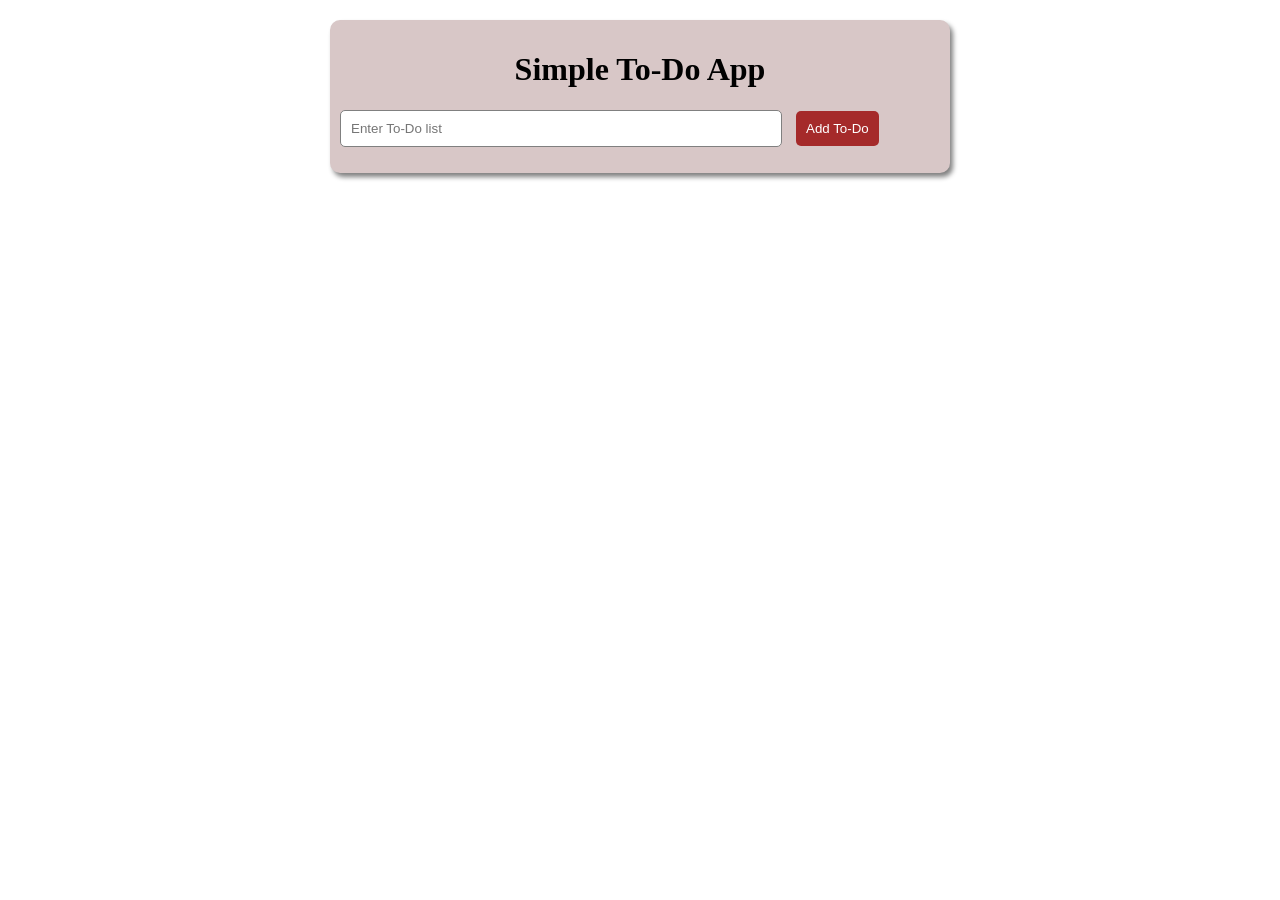
<file: TO Do Web/index.html>
<!DOCTYPE html>
<html>
  <head>
    <title>Todo App</title>
    <link rel="stylesheet" href="./style.css">
  </head>
  <body>
    <div class="container">
      <h1>Simple To-Do App</h1>

      <div>
        <input type="text" id="todo-input" placeholder="Enter To-Do list" />
        <button onclick="addtodo()">Add To-Do</button>
      </div>
      <ul id="todo-list"></ul>
    </div>
    <script src="./JS/script.js"></script>
  </body>
</html>
</file>
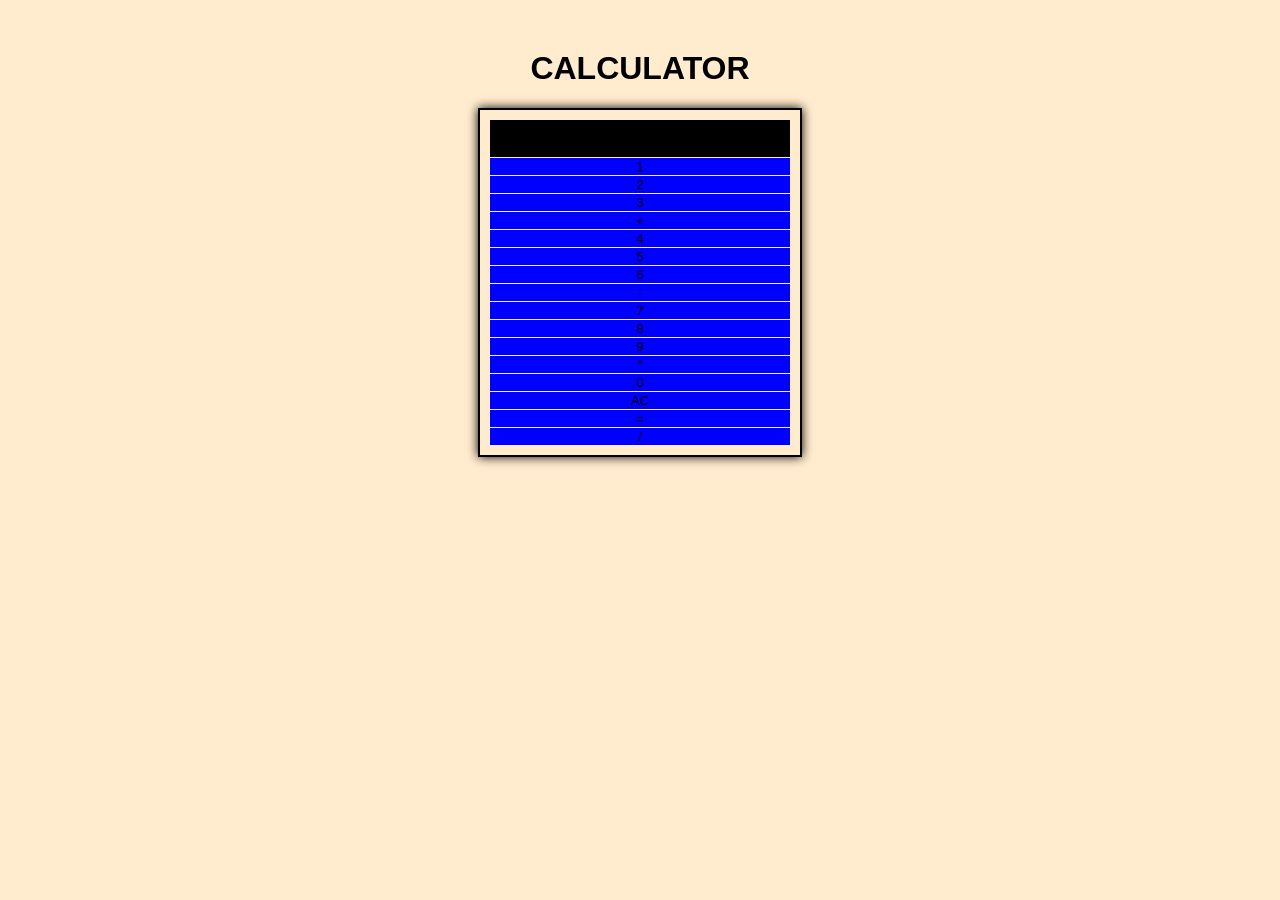
<file: Calculator/HTML/index.html>
<!DOCTYPE html>
<html>
<head>
    <title>CALCULATOR</title>
    <style>
        body{
            font-family: Arial, Helvetica, sans-serif;
            text-align: center;
            margin: 50px;
            background-color: blanchedalmond;
            color: #000000;
        }
        #calculator{
            margin: auto;
            max-width: 300px;
            border: 2px solid black;
            padding: 10px;
            box-shadow: 0 0 10px black;
        }
        input{
            width: 100%;
            padding: 10px;
            box-sizing: border-box;
            font-size: 15px;
            border: none;
            background-color: black;
            color: white;
        }
        button{
            width: 100%;
            background-color: blue;
            color: black;
            cursor: pointer;
            border: none;
            transition: background-color 0.3s easa;
        }
    </style>
</head>
<body>
    <h1>CALCULATOR</h1>
    <div id="calculator">
        <input type="text" id="display" disabled>
        <br>
        <button onclick="todisplay('1')">1</button>
        <button onclick="todisplay('2')">2</button>
        <button onclick="todisplay('3')">3</button>
        <button onclick="todisplay('+')">+</button>
        <br>
        <button onclick="todisplay('4')">4</button>
        <button onclick="todisplay('5')">5</button>
        <button onclick="todisplay('6')">6</button>
        <button onclick="todisplay('-')">-</button>
        <br>
        <button onclick="todisplay('7')">7</button>
        <button onclick="todisplay('8')">8</button>
        <button onclick="todisplay('9')">9</button>
        <button onclick="todisplay('*')">*</button>
        <br>
        <button onclick="todisplay('0')">0</button>
        <button id="clear" onclick="clearDispaly()">AC</button>
        <button id="equals" onclick="calculateresult()">=</button>
        <button onclick="todisplay('/')">/</button>
    </div>
<script>
    function todisplay(value){
        document.getElementById('display').value+=value;
    }
    function clearDispaly(){
        document.getElementById('display').value='';
    }
    function calculateresult(){
        var expression = document.getElementById('display').value;
        var result;
        try{
            result=eval(expression);
            document.getElementById('display').value=result;
        }
        catch(error){
            document.getElementById('display').value='error';
        }

    }
</script>

</body>
</html>
</file>
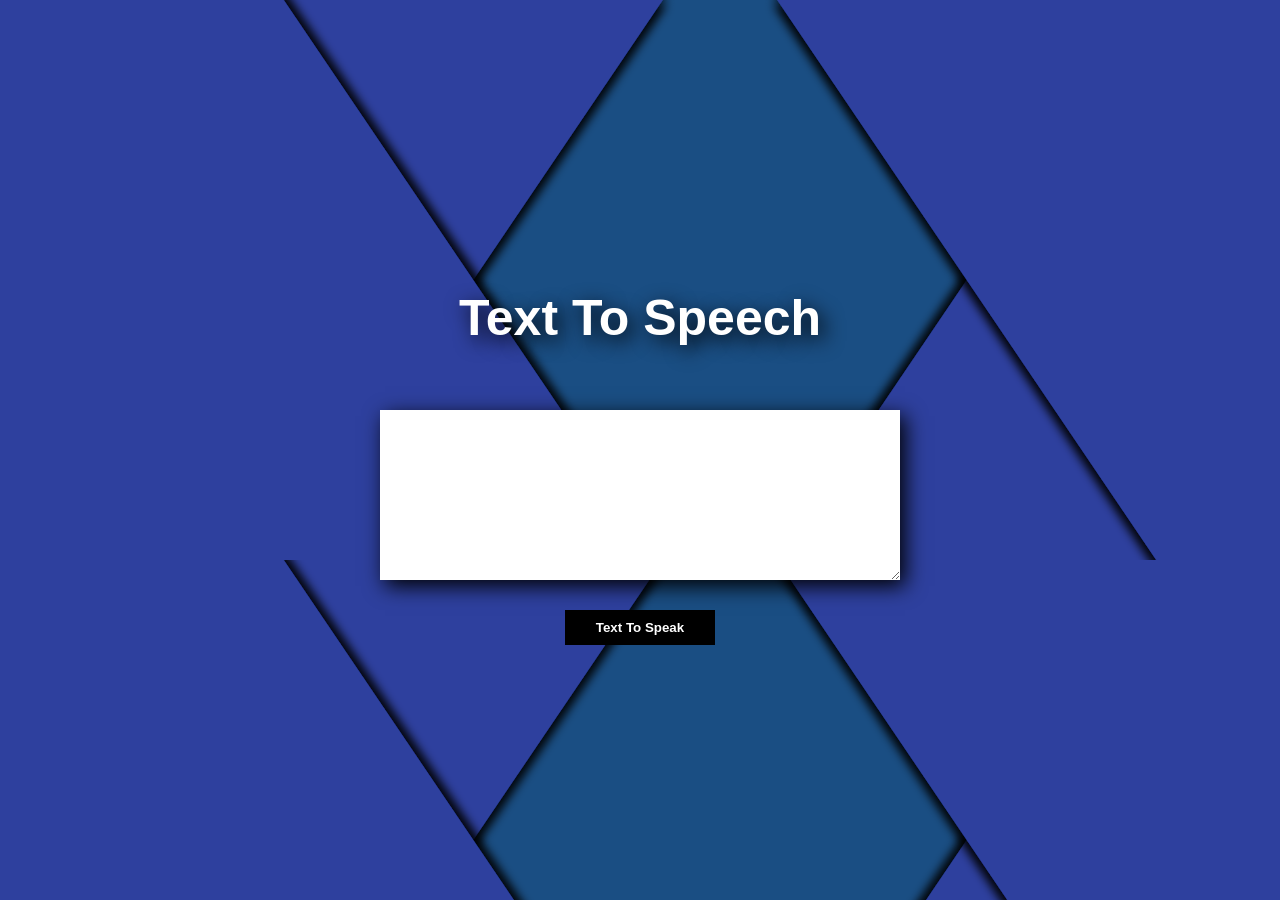
<file: Text To Speech/html/index.html>
<!DOCTYPE html>
<html lang="en">
  <head>
    <title>Text To Speech</title>
    <link rel="stylesheet" href="../Css/style.css" />
  </head>
  <body>
    <div class="container">
      <h1>Text To Speech</h1>
      <textarea id="Text"></textarea>
      <button onclick="Speak()">Text To Speak</button>
    </div>
<script>
    var Speech=new SpeechSynthesisUtterance();
    function Speak(){
        Speech.text=document.getElementById("Text").value;
        Speech.rate=1;
        Speech.volume=5;
        Speech.pitch=1

        window.speechSynthesis.speak(Speech);
    }
</script>
  </body>
</html>
</file>
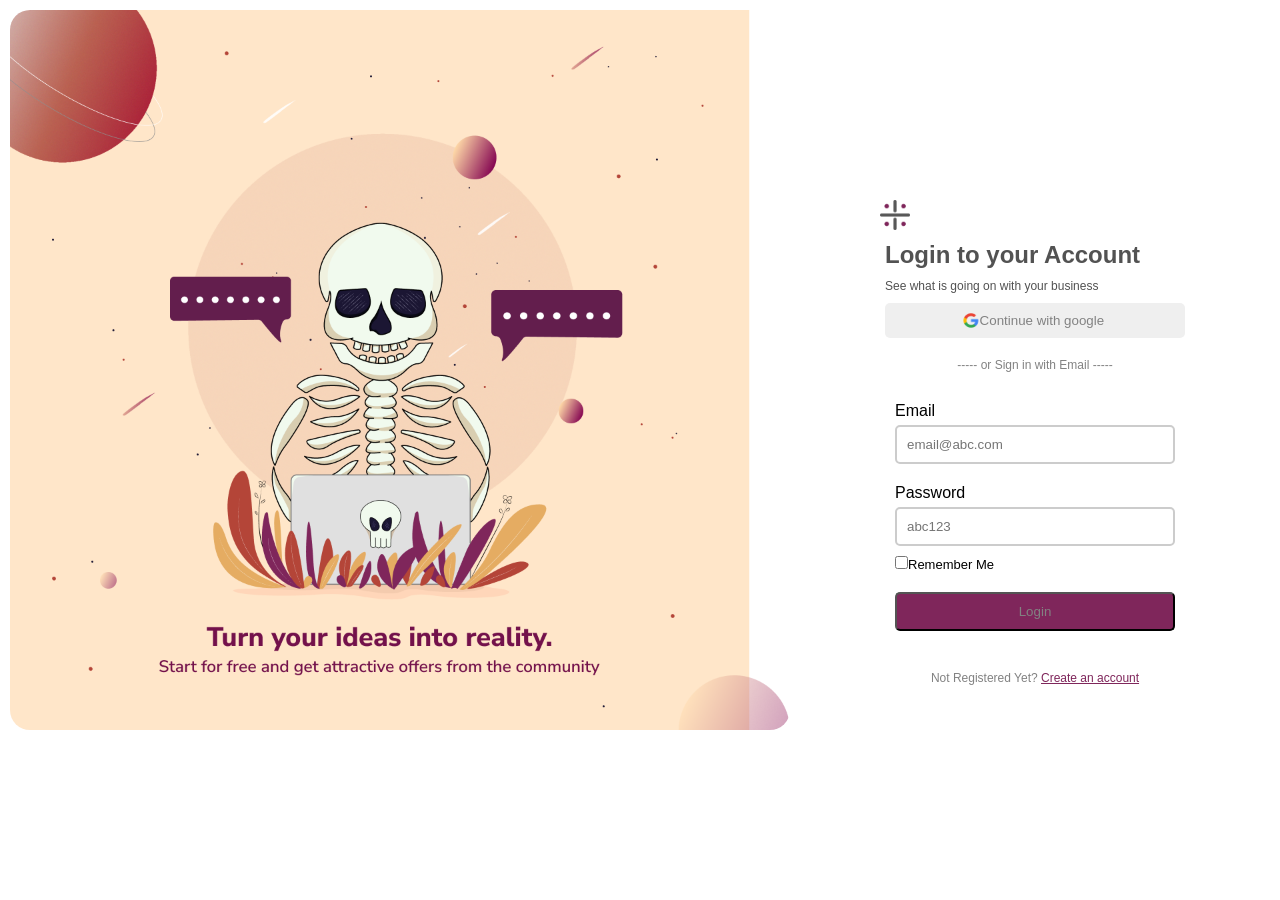
<file: Login Page Design/Login Page design.html>
<!DOCTYPE html>
<html lang="en">
<head>
    <title>Login Page design</title>
    <link rel="stylesheet" href="./styles.css">
</head>
<body>
    <div class="container">
        
            <div class="illustration">
                <img src="./illustration.png" alt="Skeleton Illustration">
            </div>
        
        <div class="Login">
            <div class="login-box">
                <img src="./+ img.png"><br><br>
                <h2>Login to your Account</h2>
                <p>See what is going on with your business</p>
                <button class="google-login"><img src="./image 2.png">  Continue with google</button>
                <div>
                <p>----- or Sign in with Email -----</p>
                </div>              
                <form>
                    <label for="email">Email</label>
                    <input type="email" id="email" name="email" placeholder="email@abc.com"> 
                    <label for="password">Password</label>
                    <input type="password" id="password" name="password"placeholder="abc123">
                     <div class="Remember-me">
                        <input type="checkbox"id="remember-me"name="remember-me">Remember Me
                        
                    </div>
                    
                    <button type="submit" class="login-button">Login</button>
                </form>
            
                <div>                
                    <p>Not Registered Yet? <a href="#" class="to-create-account">Create an account</a></p>
                </div>
            
        </div>
    </div>
</body>
</html>
</file>
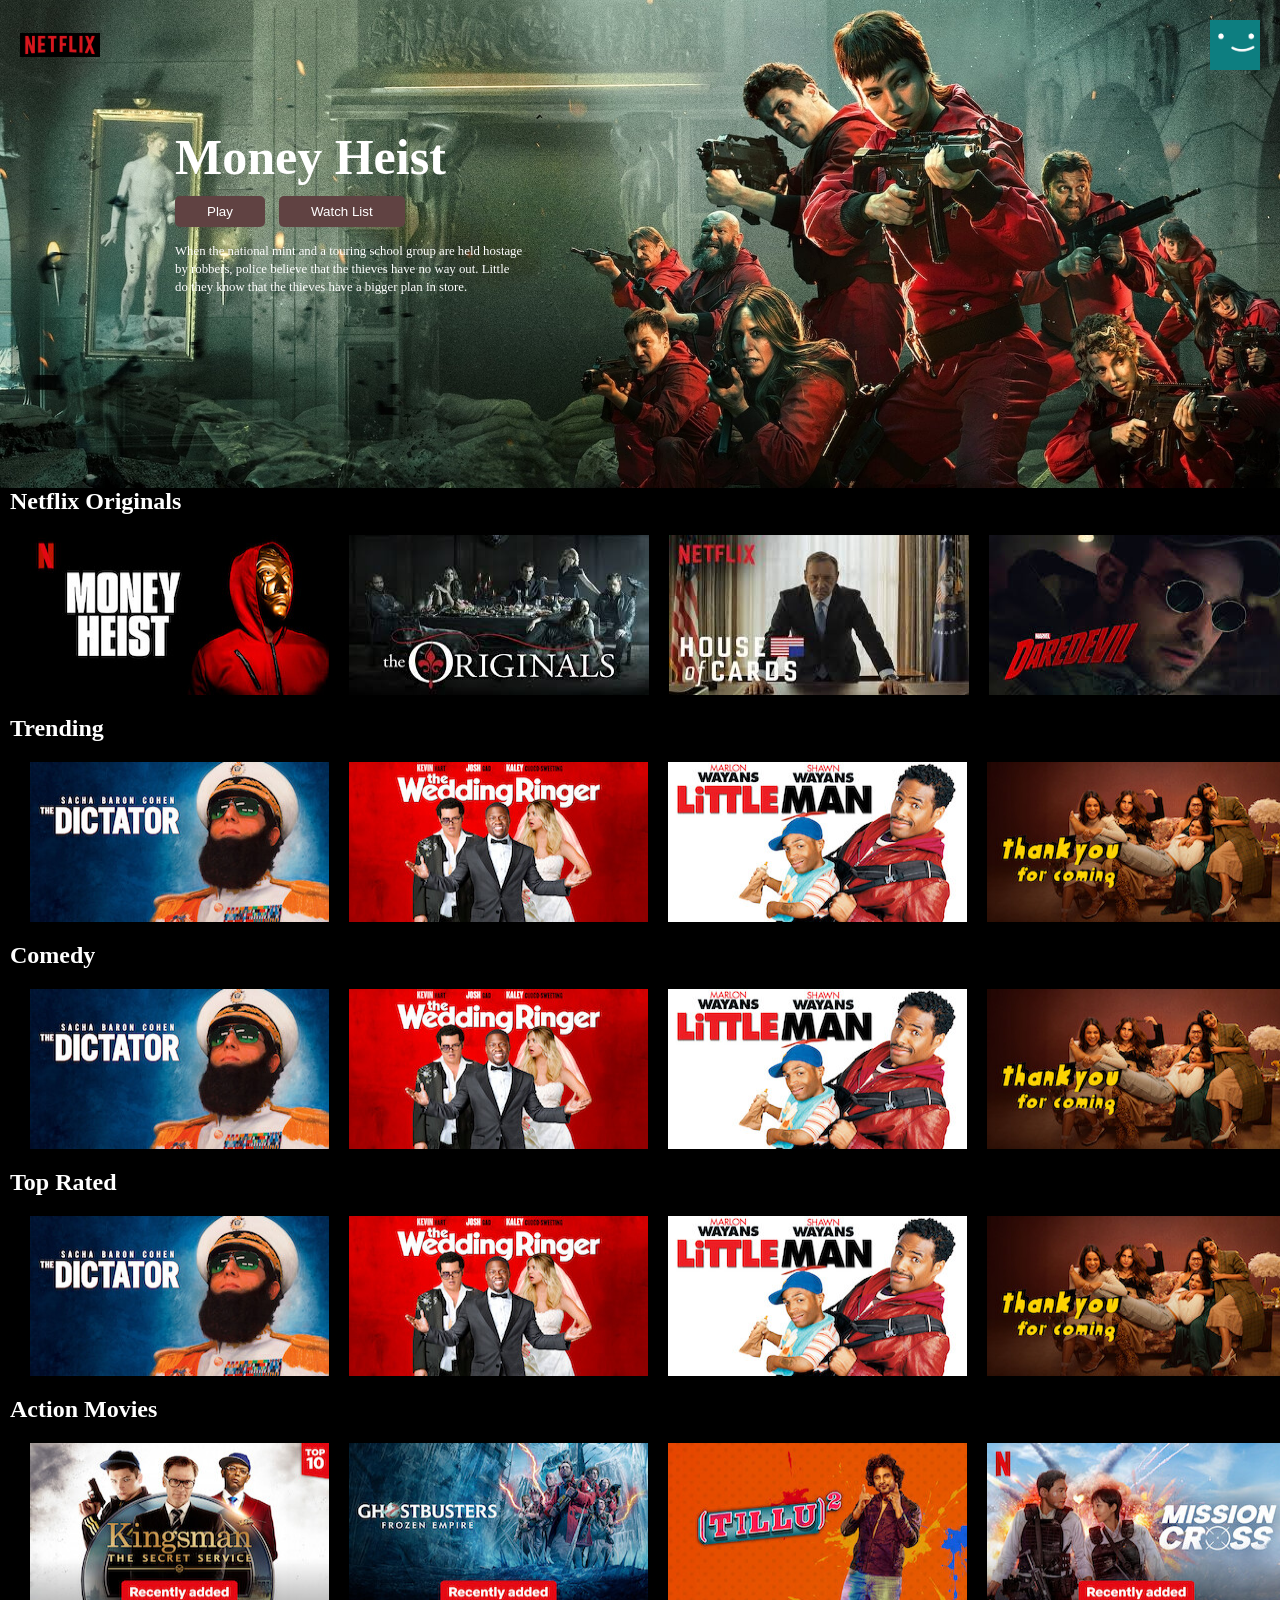
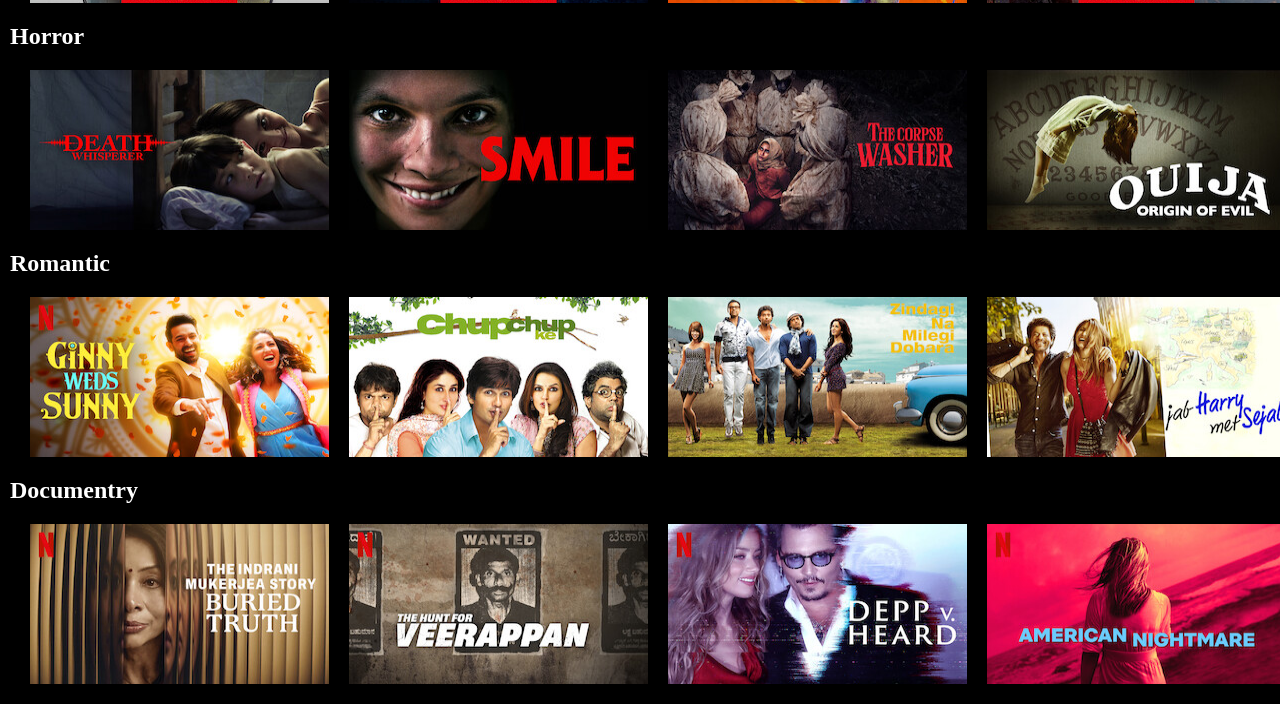
<file: Netflix clone/Html code/Netflix.html>
<!DOCTYPE html>
<html lang="en">
  <head>
    <title>Netflix</title>
    <link rel="stylesheet" href="../Css/netflix.css" />
  </head>
  <body>
    <!-- Header -->
    <div class="nav">
      <img src="../images/Logo.png" class="nav_logo" />
      <img src="../images/Avatar.png" class="nav_Avatar" />
    </div>
    <br>

    <!-- Banner Sec -->
    <div class="banner">
      <div class="banner_contents">
        <h1 class="banner_title">Money Heist</h1>
        <div class="banner_buttons">
          <button class="banner_button">Play</button>
          <button class="banner_button">Watch List</button>
        </div>
        <div class="banner_descryption">
          <p>
            When the national mint and a touring school group are held hostage
            by robbers, police believe that the thieves have no way out. Little
            do they know that the thieves have a bigger plan in store.
          </p>
        </div>
      </div>
      <div class="banner_fade"></div>
    </div>

    <!-- Netflix originals -->
    <div class="row">
      <h2>Netflix Originals</h2>
      <div class="row_posters">
        <img src="../images/originals 1.jpg" class="firstrow_poste" />
        <img src="../images/originals 2.jpg" class="firstrow_poste" />
        <img src="../images/originals 3.jpg" class="firstrow_poste" />
        <img src="../images/originals 4.jpg" class="firstrow_poste" />
        <img src="../images/originals 5.jpg" class="firstrow_poste" />
        <img src="../images/originals 6.jpg" class="firstrow_poste" />
        <img src="../images/originals 7.jpg" class="firstrow_poste" />
        <img src="../images/originals 8.jpg" class="firstrow_poste" />
        <img src="../images/originals 9.jpg" class="firstrow_poste" />
      </div>
    </div>
    <!-- TrendingMovies -->
    <div class="row">
      <h2>Trending</h2>
      <div class="row_posters">
        <img src="../images/comedy 1.jpg" class="firstrow_poste" />
        <img src="../images/comedy 2.jpg" class="firstrow_poste" />
        <img src="../images/comedy 3.jpg" class="firstrow_poste" />
        <img src="../images/comedy 4.jpg" class="firstrow_poste" />
        <img src="../images/comedy 5.jpg" class="firstrow_poste" />
        <img src="../images/comedy 6.jpg" class="firstrow_poste" />
        <img src="../images/comedy 7.jpg" class="firstrow_poste" />
        <img src="../images/comedy 8.jpg" class="firstrow_poste" />
        <img src="../images/comedy 9.jpg" class="firstrow_poste" />
      </div>
    </div>
    <!-- Comedy -->
    <div class="row">
      <h2>Comedy</h2>
      <div class="row_posters">
        <img src="../images/comedy 1.jpg" class="firstrow_poste" />
        <img src="../images/comedy 2.jpg" class="firstrow_poste" />
        <img src="../images/comedy 3.jpg" class="firstrow_poste" />
        <img src="../images/comedy 4.jpg" class="firstrow_poste" />
        <img src="../images/comedy 5.jpg" class="firstrow_poste" />
        <img src="../images/comedy 6.jpg" class="firstrow_poste" />
        <img src="../images/comedy 7.jpg" class="firstrow_poste" />
        <img src="../images/comedy 8.jpg" class="firstrow_poste" />
        <img src="../images/comedy 9.jpg" class="firstrow_poste" />
      </div>
    </div>
    <!-- Top Rated -->
    <div class="row">
      <h2>Top Rated</h2>
      <div class="row_posters">
        <img src="../images/comedy 1.jpg" class="firstrow_poste" />
        <img src="../images/comedy 2.jpg" class="firstrow_poste" />
        <img src="../images/comedy 3.jpg" class="firstrow_poste" />
        <img src="../images/comedy 4.jpg" class="firstrow_poste" />
        <img src="../images/comedy 5.jpg" class="firstrow_poste" />
        <img src="../images/comedy 6.jpg" class="firstrow_poste" />
        <img src="../images/comedy 7.jpg" class="firstrow_poste" />
        <img src="../images/comedy 8.jpg" class="firstrow_poste" />
        <img src="../images/comedy 9.jpg" class="firstrow_poste" />
      </div>
      </div>
    </div>
    <!-- Action Movies -->
    <div class="row">
      <h2>Action Movies</h2>
      <div class="row_posters">
        <img src="../images/action 1.jpg" class="firstrow_poste" />
        <img src="../images/action 2.jpg" class="firstrow_poste" />
        <img src="../images/action 3.jpg" class="firstrow_poste" />
        <img src="../images/action 4.jpg" class="firstrow_poste" />
        <img src="../images/action 5.jpg" class="firstrow_poste" />
        <img src="../images/action 6.jpg" class="firstrow_poste" />
        <img src="../images/action 7.jpg" class="firstrow_poste" />
        <img src="../images/action 8.jpg" class="firstrow_poste" />
        <img src="../images/action 9.jpg" class="firstrow_poste" />
      </div>
    </div>
    <!-- Horror -->
    <div class="row">
      <h2>Horror</h2>
      <div class="row_posters">
        <img src="../images/horror1.jpg" class="firstrow_poste" />
        <img src="../images/horror2.jpg" class="firstrow_poste" />
        <img src="../images/horror3.jpg" class="firstrow_poste" />
        <img src="../images/horror4.jpg" class="firstrow_poste" />
        <img src="../images/horror5.jpg" class="firstrow_poste" />
        <img src="../images/horror6.jpg" class="firstrow_poste" />
        <img src="../images/horror7.jpg" class="firstrow_poste" />
        <img src="../images/horror8.jpg" class="firstrow_poste" />
        <img src="../images/horror9.jpg" class="firstrow_poste" />
      </div>
    </div>
    <!-- Romantic -->
    <div class="row">
      <h2>Romantic</h2>
      <div class="row_posters">
        <img src="../images/romantic1.jpg" class="firstrow_poste" />
        <img src="../images/romantic2.jpg" class="firstrow_poste" />
        <img src="../images/romantic3.jpg" class="firstrow_poste" />
        <img src="../images/romantic4.jpg" class="firstrow_poste" />
        <img src="../images/romantic5.jpg" class="firstrow_poste" />
        <img src="../images/romantic6.jpg" class="firstrow_poste" />
        <img src="../images/romantic7.jpg" class="firstrow_poste" />
        <img src="../images/romantic8.jpg" class="firstrow_poste" />
        <img src="../images/romantic9.jpg" class="firstrow_poste" />
      </div>
    </div>
    <!-- Documentry -->
    <div class="row">
      <h2>Documentry</h2>
      <div class="row_posters">
        <img src="../images/Documentry1.jpg" class="firstrow_poste" />
        <img src="../images/Documentry2.jpg" class="firstrow_poste" />
        <img src="../images/Documentry3.jpg" class="firstrow_poste" />
        <img src="../images/Documentry4.jpg" class="firstrow_poste" />
        <img src="../images/Documentry5.jpg" class="firstrow_poste" />
        <img src="../images/Documentry6.jpg" class="firstrow_poste" />
        <img src="../images/Documentry7.jpg" class="firstrow_poste" />
        <img src="../images/Documentry8.jpg" class="firstrow_poste" />
        <img src="../images/Documentry9.jpg" class="firstrow_poste" />
      </div>
    </div>
  </body>
</html>
</file>
<file: TO Do Web/style.css>
body{
    margin: 0;
    padding: 0;
.container{
    max-width: 600px;
    background-color: rgb(216, 199, 199);
    margin: 20px auto;
    padding: 10px;
    box-shadow: 3px 4px 5px gray;
    border-radius: 10px;
}
h1{
    text-align: center;
}
input{
    width: 70%;
    padding: 10px;
    border-radius: 5px;
    border: 1px solid gray;
    margin-right: 10px;
}
button{
    background-color: brown;
    color: white;
    padding: 10px;
    border: none;
    border-radius: 5px;
    cursor: pointer;
}
#todo-list{
    list-style-type: none;
li{
    display: flex;
    justify-content: space-between;
}
}
}
</file>
<file: Text To Speech/Css/style.css>
body{
    margin: 0;
    padding: 0;
    box-sizing: border-box;
    background-image: url("data:image/svg+xml,%3csvg xmlns='http://www.w3.org/2000/svg' version='1.1' xmlns:xlink='http://www.w3.org/1999/xlink' xmlns:svgjs='http://svgjs.dev/svgjs' width='1440' height='560' preserveAspectRatio='none' viewBox='0 0 1440 560'%3e%3cg mask='url(%26quot%3b%23SvgjsMask1000%26quot%3b)' fill='none'%3e%3crect width='1440' height='560' x='0' y='0' fill='%231a4e83'%3e%3c/rect%3e%3cpath d='M0 0L662.79 0L0 979.23z' filter='url(%23SvgjsFilter1001)' fill='%232d409e'%3e%3c/path%3e%3cpath d='M0 560L662.79 560L0 -419.23z' filter='url(%23SvgjsFilter1001)' fill='%232d409e'%3e%3c/path%3e%3cpath d='M1440 560L777.21 560L1440 -419.23z' filter='url(%23SvgjsFilter1001)' fill='%232d409e'%3e%3c/path%3e%3cpath d='M1440 0L777.21 0L1440 979.23z' filter='url(%23SvgjsFilter1001)' fill='%232d409e'%3e%3c/path%3e%3c/g%3e%3cdefs%3e%3cmask id='SvgjsMask1000'%3e%3crect width='1440' height='560' fill='white'%3e%3c/rect%3e%3c/mask%3e%3cfilter height='130%25' id='SvgjsFilter1001'%3e%3cfeGaussianBlur in='SourceAlpha' stdDeviation='5' result='TopLeftG'%3e%3c/feGaussianBlur%3e%3cfeOffset dx='-5' dy='-5' in='TopLeftG' result='TopLeftO'%3e%3c/feOffset%3e%3cfeComponentTransfer in='TopLeftO' result='TopLeftC'%3e%3cfeFuncA type='linear' slope='0.7'%3e%3c/feFuncA%3e%3c/feComponentTransfer%3e%3cfeGaussianBlur in='SourceAlpha' stdDeviation='5' result='TopRightG'%3e%3c/feGaussianBlur%3e%3cfeOffset dx='5' dy='-5' in='TopRightG' result='TopRightO'%3e%3c/feOffset%3e%3cfeComponentTransfer in='TopRightO' result='TopRightC'%3e%3cfeFuncA type='linear' slope='0.7'%3e%3c/feFuncA%3e%3c/feComponentTransfer%3e%3cfeGaussianBlur in='SourceAlpha' stdDeviation='5' result='BottomLeftG'%3e%3c/feGaussianBlur%3e%3cfeOffset dx='-5' dy='5' in='BottomLeftG' result='BottomLeftO'%3e%3c/feOffset%3e%3cfeComponentTransfer in='BottomLeftO' result='BottomLeftC'%3e%3cfeFuncA type='linear' slope='0.7'%3e%3c/feFuncA%3e%3c/feComponentTransfer%3e%3cfeGaussianBlur in='SourceAlpha' stdDeviation='5' result='BottomRightG'%3e%3c/feGaussianBlur%3e%3cfeOffset dx='5' dy='5' in='BottomRightG' result='BottomRightO'%3e%3c/feOffset%3e%3cfeComponentTransfer in='BottomRightO' result='BottomRightC'%3e%3cfeFuncA type='linear' slope='0.7'%3e%3c/feFuncA%3e%3c/feComponentTransfer%3e%3cfeMerge%3e%3cfeMergeNode in='TopLeftC'%3e%3c/feMergeNode%3e%3cfeMergeNode in='TopRightC'%3e%3c/feMergeNode%3e%3cfeMergeNode in='BottomLeftC'%3e%3c/feMergeNode%3e%3cfeMergeNode in='BottomRightC'%3e%3c/feMergeNode%3e%3cfeMergeNode in='SourceGraphic'%3e%3c/feMergeNode%3e%3c/feMerge%3e%3c/filter%3e%3c/defs%3e%3c/svg%3e");
}
.container{
    display: flex;
    width: 100%;
    justify-content: center;
    align-items: center;
    flex-direction: column;
    height: 100vh;
h1{
    text-align: center;
    color: white;
    font-size: 50px;
    font-family: 'Gill Sans', 'Gill Sans MT', Calibri, 'Trebuchet MS', sans-serif;
    text-shadow: 5px 6px 20px black;
}
textarea{
    width:500px;
    margin: 30px 0;
    padding: 10px;
    height: 150px;
    border: none;
    box-shadow:5px 6px 20px black; 
    outline: none;
}
button{
    background-color: black;
    color: white;
    border: none;
    padding: 10px;
    cursor: pointer;
    width: 150px;
    font-weight: bold;
}
}
</file>
<file: Login Page Design/styles.css>
* {
    box-sizing: border-box;
    margin: 0;
    padding: 0;
    font-family: Arial, sans-serif;
}

body, html {
    height: 100%;
}
body {
    border-radius: 50px;
}


.container {
    display: flex;
    height: 100vh;
.illustration img{
        width: 780px;
        border-radius: 20px;
        margin-top: 10px;
        margin-left: 10px;
        margin-bottom: 10px;
        height: 720px;
    }
}

.Login {
    flex: 1;
    display: flex;
    justify-content: center;
    align-items: center;
    background-color: #FFFFFF;

.login-box {
        width: 300px;
    text-align: center;
    h2 {
        font-size: 24px;
        float: left;
        color: #525252;
        
        
    }
    p {
        font-size: 12px;
        color: #525252;
        margin: 10px 0;
       float: left;
       
    }
    
    img {
        width: 30px;
        height: 30px;
        float:left;
        margin: -5px;
    } 
   
    form {
        display: flex;
        flex-direction: column;
        align-items: flex-start;
        padding: 10px;
    }
    div > p {
       float: initial;
       color:#a1a1a1;
       
    }
    

    button{
        justify-content: center;
        color: #828282;
        img{
            float:initial;
            width: 20px;
            height: 19px;
        }
    }
    
    label {
        margin: 10px 0 5px;
    }
    
    input[type="email"], input[type="password"] {
        width: 100%;
        padding: 10px;
        margin-bottom: 10px;
        border: 2px solid #ccc;
        border-radius: 5px;
        
    }   
       
    div>p{
        align-items: center;
        color: #828282;
    }  
.to-create-account{
    color: #7f265b;
}
}
.google-login {
    padding: 10px;
    border: 1px;
    border-radius: 5px;
    cursor: pointer;
    width: 100%;
    margin-bottom: 10px; 
}
.Remember-me {
    font-size: small;
    
    input{
        size: 10px;
    }
a{
    position: absolute;
    bottom: 310px;
    right: 227px;
    text-align: right;
    font-size: x-small;
    color:  #7f265b;
    
}
}
.login-button {
    background: #7F265B;
    padding: 10px;
    border-radius: 5px;
    cursor: pointer;
    width: 100%;
    margin: 20px 0;
}

}
</file>
<file: Netflix clone/Css/netflix.css>
*{
    margin: 0;
    padding: 0;
    box-sizing: border-box;
}

body{
background: black;
color: white;

.row_posters{
    width: 100%;
    object-fit: contain;
    max-height: 200px;
    transition: transform 450ms;
    margin-right: 10px;
}
.row_posters{
    display: flex;
    margin-right: 10px;
    overflow-x: scroll;
    overflow-y: hidden;
    padding: 20px;  
}
.firstrow_poste:hover{
    transform: scale(1.08);
}
.row_posters::-webkit-scrollbar{
    display: none;
}
.row{
    color: white;
    margin-left: 10px;
}
.banner{
    background: url(../images/Banner.jpeg);
    background-size: cover;
    object-fit: contain;
    height: 500px;
    margin-top: -120px;
}  

.banner_contents{
    margin-left: 35px;
    padding: 140px;
    height: 250px;
}
.banner_title{
    font-size: 50px;
    font-weight: 900;
    padding-bottom: 10px;
}
.banner_descryption{
    width: 30rem;
    line-height: 1.4;
    padding-top: 1rem;
    font-size: .8rem;
    max-width: 350px;
    height: 180px;
}
.banner_button{
    color: white;
    border-radius: 5px;
    padding-left: 2rem;
    padding-right: 2rem;
    padding-top: 0.5rem;
    padding-bottom: .5rem;
    margin-right: 10px;
    border: none;
    outline: none;
    background-color: #604242;
    cursor: pointer;
}
.nav_logo{
    width: 80px;
    object-fit: contain;
    float: inline-start;
}

.nav_Avatar{
    width: 50px;
    object-fit: contain;
    float: inline-end;
}
.nav{
    width: 100%;
    display: flex;
    justify-content: space-between;
    padding: 20px;
}
.banner_fade{
    background: linear-gradient(180deg,transparent,rgb(36, 35, 35,.6)#111);
    height: 7.4rem;
    margin-bottom: 20px; 
}
.firstrow_poste{
    margin-right: 20px;
}
}
</file>
